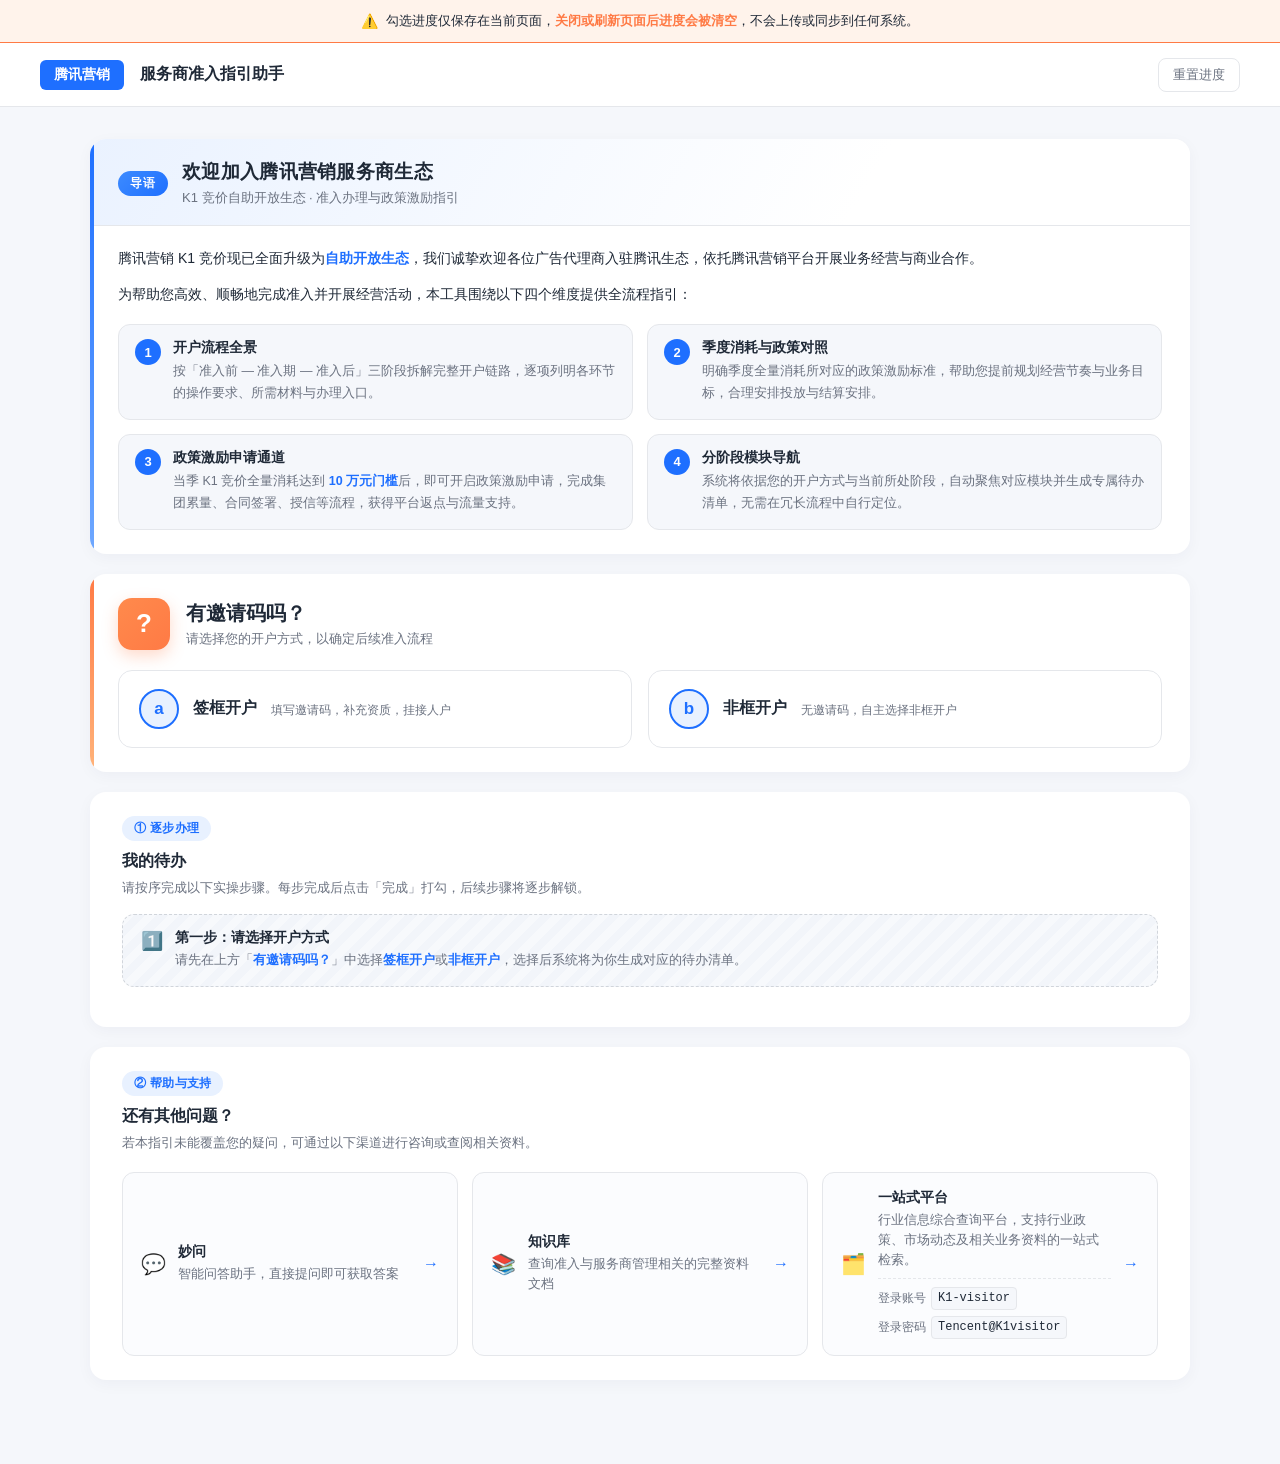
<file: index.html>
<!DOCTYPE html>
<html lang="zh-CN">
<head>
    <meta charset="UTF-8">
    <meta name="viewport" content="width=device-width, initial-scale=1.0">
    <title>腾讯营销服务商准入指引</title>
    <link rel="stylesheet" href="styles.css?v=20260929x">
</head>
<body>
    <!-- 主页面（免登录，直接进入） -->
    <div id="app-view" class="view">
        <div class="topbar-wrap">
            <!-- 顶部提示：免登录模式，进度不保存 -->
            <div class="guest-notice">
                <span class="guest-notice-icon">⚠️</span>
                <span>勾选进度仅保存在当前页面，<b>关闭或刷新页面后进度会被清空</b>，不会上传或同步到任何系统。</span>
            </div>

            <header class="topbar">
                <div class="topbar-left">
                    <div class="topbar-brand">腾讯营销</div>
                    <div class="topbar-title">服务商准入指引助手</div>
                </div>
                <div class="topbar-right">
                    <button id="btn-reset" class="ghost-btn">重置进度</button>
                </div>
            </header>
        </div>

        <main class="container">
            <!-- 导语：背景说明与工具导航 -->
            <section class="intro-card">
                <div class="intro-head">
                    <div class="intro-head-left">
                        <span class="intro-badge">导语</span>
                        <div>
                            <div class="intro-title">欢迎加入腾讯营销服务商生态</div>
                            <div class="intro-lead">K1 竞价自助开放生态 · 准入办理与政策激励指引</div>
                        </div>
                    </div>
                </div>
                <div class="intro-body">
                    <p class="intro-para">
                        腾讯营销 K1 竞价现已全面升级为<b>自助开放生态</b>，我们诚挚欢迎各位广告代理商入驻腾讯生态，依托腾讯营销平台开展业务经营与商业合作。
                    </p>
                    <p class="intro-para">
                        为帮助您高效、顺畅地完成准入并开展经营活动，本工具围绕以下四个维度提供全流程指引：
                    </p>
                    <ul class="intro-points">
                        <li class="intro-point">
                            <span class="intro-point-no">1</span>
                            <div class="intro-point-text">
                                <div class="intro-point-title">开户流程全景</div>
                                <div class="intro-point-desc">按「准入前 — 准入期 — 准入后」三阶段拆解完整开户链路，逐项列明各环节的操作要求、所需材料与办理入口。</div>
                            </div>
                        </li>
                        <li class="intro-point">
                            <span class="intro-point-no">2</span>
                            <div class="intro-point-text">
                                <div class="intro-point-title">季度消耗与政策对照</div>
                                <div class="intro-point-desc">明确季度全量消耗所对应的政策激励标准，帮助您提前规划经营节奏与业务目标，合理安排投放与结算安排。</div>
                            </div>
                        </li>
                        <li class="intro-point">
                            <span class="intro-point-no">3</span>
                            <div class="intro-point-text">
                                <div class="intro-point-title">政策激励申请通道</div>
                                <div class="intro-point-desc">当季 K1 竞价全量消耗达到 <b>10 万元门槛</b>后，即可开启政策激励申请，完成集团累量、合同签署、授信等流程，获得平台返点与流量支持。</div>
                            </div>
                        </li>
                        <li class="intro-point">
                            <span class="intro-point-no">4</span>
                            <div class="intro-point-text">
                                <div class="intro-point-title">分阶段模块导航</div>
                                <div class="intro-point-desc">系统将依据您的开户方式与当前所处阶段，自动聚焦对应模块并生成专属待办清单，无需在冗长流程中自行定位。</div>
                            </div>
                        </li>
                    </ul>
                </div>
            </section>

            <!-- 顶部准入判断：有邀请码吗 -->
            <section id="invite-area" class="invite-area"></section>

            <!-- 顶部判断：最近三个月 100 万 + 当季 K1 竞价全量消耗 10 万（签框代理） -->
            <section id="policy-area" class="invite-area policy-area"></section>

            <!-- 待办清单：逐步 check 完成（拆为两个 part：待办 + 已完成） -->
            <section class="summary-card hidden" id="summary-card">
                <div class="section-head">
                    <span class="section-badge">① 逐步办理</span>
                    <div class="summary-title">我的待办</div>
                    <div class="summary-sub">请按序完成以下实操步骤。每步完成后点击「完成」打勾，后续步骤将逐步解锁。</div>
                </div>

                <!-- 流程引导提示：位于待办描述下方、具体待办列表上方 -->
                <div id="flow-hint-area" class="flow-hint-area hidden"></div>

                <!-- 政策激励确认提示：非待办，展示在待办列表最上方 -->
                <div id="policy-notice-area" class="policy-notice-area hidden"></div>

                <!-- Part 1：待办 -->
                <div class="summary-part">
                    <div class="summary-part-head">
                        <span class="summary-part-title">📌 待办</span>
                        <span class="summary-part-count" id="summary-todo-count">0</span>
                    </div>
                    <ul id="summary-list-todo" class="summary-list"></ul>
                </div>

                <!-- Part 2：已完成（默认折叠，点击可展开） -->
                <details class="summary-part summary-part-done" id="done-part">
                    <summary class="summary-part-head">
                        <span class="summary-part-title">✅ 已完成</span>
                        <span class="summary-part-count" id="summary-done-count">0</span>
                        <span class="done-part-hint">点击展开 / 收起</span>
                    </summary>
                    <ul id="summary-list-done" class="summary-list"></ul>
                </details>
            </section>

            <!-- 流程全景视图已隐藏（改为分批引导式待办） -->
            <div class="view-divider hidden">
                <span class="view-divider-line"></span>
                <span class="view-divider-text">上面是「逐项办理」清单，下面是同一套流程的「整体全景」视图</span>
                <span class="view-divider-line"></span>
            </div>

            <section class="lanes-card hidden">
                <div class="lanes-head">
                    <span class="section-badge">② 流程全景</span>
                    <div class="lanes-title">准入流程全景</div>
                    <div class="lanes-sub">和上面待办是<b>同一套流程</b>，这里从整体视角看每个步骤的全貌；点击节点可展开原文说明与链接。</div>
                    <div class="lanes-legend" id="lanes-legend"></div>
                </div>
                <div id="lanes-area" class="lanes"></div>
            </section>

            <!-- 底部帮助入口：有问题可上妙问提问或到自建知识库查询 -->
            <section class="help-card">
                <div class="section-head">
                    <span class="section-badge">② 帮助与支持</span>
                    <div class="help-title">还有其他问题？</div>
                    <div class="help-sub">若本指引未能覆盖您的疑问，可通过以下渠道进行咨询或查阅相关资料。</div>
                </div>
                <div class="help-links">
                    <a class="help-link" href="https://miaowen.qq.com/" target="_blank" rel="noopener">
                        <span class="help-link-icon">💬</span>
                        <div class="help-link-text">
                            <div class="help-link-title">妙问</div>
                            <div class="help-link-desc">智能问答助手，直接提问即可获取答案</div>
                        </div>
                        <span class="help-link-arrow">→</span>
                    </a>
                    <a class="help-link" href="https://csig.lexiangla.com/spaces/5365255fd79044be9d61c3ba6b898c69?company_from=csig&amp;use_default_login=1" target="_blank" rel="noopener">
                        <span class="help-link-icon">📚</span>
                        <div class="help-link-text">
                            <div class="help-link-title">知识库</div>
                            <div class="help-link-desc">查询准入与服务商管理相关的完整资料文档</div>
                        </div>
                        <span class="help-link-arrow">→</span>
                    </a>
                    <a class="help-link" href="https://relay.zhixiao.qq.com/butler/" target="_blank" rel="noopener">
                        <span class="help-link-icon">🗂️</span>
                        <div class="help-link-text">
                            <div class="help-link-title">一站式平台</div>
                            <div class="help-link-desc">行业信息综合查询平台，支持行业政策、市场动态及相关业务资料的一站式检索。</div>
                            <div class="help-link-cred">
                                <span class="cred-item">登录账号 <code>K1-visitor</code></span>
                                <span class="cred-item">登录密码 <code>Tencent@K1visitor</code></span>
                            </div>
                        </div>
                        <span class="help-link-arrow">→</span>
                    </a>
                </div>
            </section>
        </main>

        <!-- 详情弹窗 -->
        <div id="detail-modal" class="modal hidden">
            <div class="modal-mask"></div>
            <div class="modal-body">
                <div class="modal-header">
                    <div>
                        <div id="detail-title" class="detail-title"></div>
                        <div id="detail-tags" class="detail-tags"></div>
                    </div>
                    <div class="modal-close" id="detail-close">×</div>
                </div>
                <div id="detail-content" class="detail-content"></div>
                <div class="modal-footer">
                    <button id="btn-skip-step" class="ghost-btn hidden">标记为无需操作</button>
                    <button id="btn-complete-step" class="primary-btn">已完成</button>
                </div>
            </div>
        </div>

        <!-- 判断选择弹窗 -->
        <div id="decision-modal" class="modal hidden">
            <div class="modal-mask"></div>
            <div class="modal-body modal-body-narrow">
                <div class="modal-header">
                    <div>
                        <div id="decision-title" class="detail-title"></div>
                        <div class="detail-tags">
                            <span class="tag-decision">判断 / 选择</span>
                        </div>
                    </div>
                    <div class="modal-close" id="decision-close">×</div>
                </div>
                <div id="decision-prompt" class="detail-content"></div>
                <div id="decision-choices" class="decision-choices"></div>
            </div>
        </div>
    </div>

    <script src="data.js?v=20261008f"></script>
    <script src="app.js?v=20261008f"></script>
</body>
</html>
</file>
<file: styles.css>
:root {
    --primary: #1E6FFF;
    --primary-deep: #0B58D6;
    --primary-light: #E8F1FF;
    --bg: #FFFFFF;
    --bg-soft: #F5F7FB;
    --text: #1F2937;
    --text-2: #6B7280;
    --line: #E5E7EB;
    --orange: #FF7A45;
    --orange-bg: #FFF3EB;
    --gray-tag: #D1D5DB;
    --gray-tag-bg: #F3F4F6;
    --purple: #8B5CF6;
    --purple-bg: #F1EBFF;
    --green: #10B981;
    --green-bg: #E6F8F1;
}

* { box-sizing: border-box; }
html, body {
    margin: 0; padding: 0;
    font-family: -apple-system, BlinkMacSystemFont, "PingFang SC", "Microsoft YaHei", "Segoe UI", sans-serif;
    background: var(--bg-soft);
    color: var(--text);
    -webkit-font-smoothing: antialiased;
}

.view { min-height: 100vh; }
.hidden { display: none !important; }

/* ========== 登录 ========== */
.auth-view {
    display: flex; align-items: center; justify-content: center;
    background: linear-gradient(135deg, #E8F1FF 0%, #FFFFFF 100%);
}
.auth-card {
    width: 420px; background: #fff; border-radius: 16px;
    padding: 36px 40px; box-shadow: 0 12px 40px rgba(15, 80, 200, 0.08);
}
.brand { text-align: center; margin-bottom: 28px; }
.brand-logo { font-size: 22px; font-weight: 700; color: var(--primary); letter-spacing: 1px; }
.brand-sub { font-size: 14px; color: var(--text-2); margin-top: 6px; }

.auth-tabs { display: flex; border-bottom: 1px solid var(--line); margin-bottom: 16px; }
.auth-tip {
    font-size: 12px; line-height: 1.7; color: var(--text-2);
    background: var(--bg-soft); border: 1px dashed var(--line);
    border-radius: 8px; padding: 10px 14px; margin-bottom: 16px;
}
.auth-tip b { color: var(--primary); }

.auth-guest { margin-top: 8px; border-top: 1px solid var(--line); padding-top: 18px; }
.guest-btn {
    width: 100%; padding: 12px 0; background: #fff; color: var(--text-2);
    border: 1px solid var(--line); border-radius: 10px; font-size: 14px;
    font-weight: 600; cursor: pointer; transition: all .2s;
}
.guest-btn:hover { border-color: var(--primary); color: var(--primary); background: var(--primary-light); }
.guest-tip { margin-top: 10px; margin-bottom: 0; background: transparent; border: none; padding: 0; text-align: center; }
.auth-tab {
    flex: 1; text-align: center; padding: 12px 0; cursor: pointer;
    font-size: 15px; color: var(--text-2); position: relative; transition: all .2s;
}
.auth-tab.active { color: var(--primary); font-weight: 600; }
.auth-tab.active::after {
    content: ''; position: absolute; bottom: -1px; left: 50%; transform: translateX(-50%);
    width: 32px; height: 3px; border-radius: 2px; background: var(--primary);
}
.auth-panel label {
    display: block; font-size: 13px; color: var(--text-2); margin: 14px 0 6px;
}
.auth-panel input {
    width: 100%; padding: 12px 14px; border: 1px solid var(--line); border-radius: 8px;
    font-size: 14px; outline: none; transition: border .2s;
}
.auth-panel input:focus { border-color: var(--primary); box-shadow: 0 0 0 3px rgba(30,111,255,0.12); }

.primary-btn {
    width: 100%; padding: 13px 0; margin-top: 24px;
    background: var(--primary); color: #fff; border: none; border-radius: 10px;
    font-size: 15px; font-weight: 600; cursor: pointer; transition: all .2s;
}
.primary-btn:hover { background: var(--primary-deep); }
.ghost-btn {
    background: transparent; border: 1px solid var(--line); border-radius: 8px;
    padding: 7px 14px; font-size: 13px; color: var(--text-2); cursor: pointer; transition: all .2s;
}
.ghost-btn:hover { border-color: var(--primary); color: var(--primary); }

.msg { margin-top: 12px; font-size: 13px; min-height: 18px; }
.msg.error { color: #EF4444; }
.msg.success { color: var(--green); }

/* ========== 主页面 ========== */
/* 顶部（免登录提示 + 标题栏）整体吸顶 */
.topbar-wrap { position: sticky; top: 0; z-index: 10; }

/* 免登录提示条 */
.guest-notice {
    display: flex; align-items: center; justify-content: center; gap: 8px;
    background: var(--orange-bg); border-bottom: 1px solid var(--orange);
    padding: 10px 24px; font-size: 13px; line-height: 1.6; color: var(--text);
}
.guest-notice-icon { flex: none; font-size: 14px; }
.guest-notice b { color: var(--orange); }

.topbar {
    height: 64px; background: #fff; border-bottom: 1px solid var(--line);
    display: flex; align-items: center; justify-content: space-between;
    padding: 0 40px;
}
.topbar-left { display: flex; align-items: center; gap: 16px; }
.topbar-brand {
    background: var(--primary); color: #fff; font-size: 14px; font-weight: 700;
    padding: 6px 14px; border-radius: 6px;
}
.topbar-title { font-size: 16px; color: var(--text); font-weight: 600; }
.topbar-right { display: flex; align-items: center; gap: 12px; }
.user-name { font-size: 13px; color: var(--text-2); }
.user-name::before { content: '👤 '; }

.container { max-width: 1180px; margin: 0 auto; padding: 32px 40px 64px; }

/* ===== 导语卡片 ===== */
.intro-card {
    background: #fff; border-radius: 16px; margin-bottom: 20px;
    box-shadow: 0 4px 16px rgba(15,30,80,0.04);
    overflow: hidden; position: relative;
}
.intro-card::before {
    content: ""; position: absolute; left: 0; top: 0; bottom: 0; width: 4px;
    background: linear-gradient(180deg, var(--primary), #6FA8FF);
}
.intro-head {
    padding: 20px 28px 18px;
    background: linear-gradient(120deg, #EAF2FF 0%, #FFFFFF 70%);
    border-bottom: 1px solid var(--line);
}
.intro-head-left { display: flex; align-items: center; gap: 14px; }
.intro-badge {
    flex: none; font-size: 12px; font-weight: 700; color: #fff;
    background: linear-gradient(135deg, #3D8BFF, var(--primary));
    padding: 4px 12px; border-radius: 20px; letter-spacing: 1px;
}
.intro-title { font-size: 19px; font-weight: 700; color: var(--text); letter-spacing: .3px; }
.intro-lead { font-size: 13px; color: var(--text-2); margin-top: 4px; }

.intro-body { padding: 20px 28px 24px; }
.intro-para {
    margin: 0 0 10px; font-size: 14px; line-height: 1.85; color: var(--text);
}
.intro-para b { color: var(--primary); }

.intro-points {
    list-style: none; margin: 16px 0 0; padding: 0;
    display: grid; grid-template-columns: repeat(2, 1fr); gap: 14px;
}
.intro-point {
    display: flex; gap: 12px; padding: 14px 16px;
    background: var(--bg-soft); border: 1px solid var(--line);
    border-radius: 12px;
}
.intro-point-no {
    flex: none; width: 26px; height: 26px; border-radius: 50%;
    background: var(--primary); color: #fff;
    display: flex; align-items: center; justify-content: center;
    font-size: 13px; font-weight: 700;
}
.intro-point-title { font-size: 14px; font-weight: 700; color: var(--text); margin-bottom: 4px; }
.intro-point-desc { font-size: 12.5px; line-height: 1.75; color: var(--text-2); }
.intro-point-desc b { color: var(--primary); }

@media (max-width: 820px) {
    .intro-points { grid-template-columns: 1fr; }
}

/* 顶部准入判断：有邀请码吗 */
.invite-area {
    background: #fff; border-radius: 16px; padding: 24px 28px;
    box-shadow: 0 4px 16px rgba(15,30,80,0.04); margin-bottom: 20px;
    position: relative; overflow: hidden;
}
.invite-area::before {
    content: ""; position: absolute; left: 0; top: 0; bottom: 0; width: 4px;
    background: linear-gradient(180deg, var(--orange), #FFB37A);
}
.policy-area::before {
    background: linear-gradient(180deg, var(--primary), #6FA8FF);
}
.invite-question { display: flex; align-items: center; gap: 16px; margin-bottom: 20px; }
.invite-q-icon {
    width: 52px; height: 52px; flex-shrink: 0; border-radius: 14px;
    background: linear-gradient(135deg, #FF8A4C, var(--orange)); color: #fff;
    font-size: 26px; font-weight: 700;
    display: flex; align-items: center; justify-content: center;
    box-shadow: 0 6px 16px rgba(255,122,69,.28);
}
.policy-area .invite-q-icon {
    background: linear-gradient(135deg, #3D8BFF, var(--primary));
    box-shadow: 0 6px 16px rgba(30,111,255,.28);
}
.invite-q-title { font-size: 20px; font-weight: 700; color: var(--text); }
.invite-q-sub { font-size: 13px; color: var(--text-2); margin-top: 3px; }
/* 同一区域内多道判断题之间的分隔（加大题与题之间的空隙） */
.policy-q + .policy-q { margin-top: 60px; padding-top: 44px; border-top: 1px dashed var(--line); }
.invite-options { display: flex; gap: 16px; }
.invite-opt {
    flex: 1; display: flex; align-items: center; gap: 14px;
    padding: 18px 20px; border-radius: 14px; border: 1.5px solid var(--line);
    background: #fff; cursor: pointer; text-align: left; transition: all .2s;
    position: relative; overflow: hidden;
}
.invite-opt:hover {
    border-color: var(--primary); background: var(--primary-light);
    transform: translateY(-2px); box-shadow: 0 8px 20px rgba(30,111,255,.10);
}
.invite-opt.chosen {
    border-color: var(--primary);
    background: linear-gradient(135deg, var(--primary-light), #FFFFFF);
    box-shadow: 0 6px 18px rgba(30,111,255,.14);
}
.invite-opt-letter {
    width: 40px; height: 40px; flex-shrink: 0; border-radius: 50%;
    background: var(--primary-light); color: var(--primary); border: 2px solid var(--primary);
    display: flex; align-items: center; justify-content: center;
    font-size: 17px; font-weight: 700;
    transition: all .2s;
}
.invite-opt.chosen .invite-opt-letter { background: var(--primary); color: #fff; }
.invite-opt-name { font-size: 15.5px; font-weight: 700; color: var(--text); }
.invite-opt-desc { font-size: 12px; color: var(--text-2); margin-top: 3px; }

/* 选中态右上角勾选标记 */
.invite-opt-check {
    position: absolute; top: 10px; right: 10px;
    width: 22px; height: 22px; border-radius: 50%;
    background: var(--primary); color: #fff; font-size: 12px; font-weight: 700;
    display: flex; align-items: center; justify-content: center;
    opacity: 0; transform: scale(.5); transition: all .2s;
}
.invite-opt.chosen .invite-opt-check { opacity: 1; transform: scale(1); }

/* 政策判断区（精简版：字母 + 名称，不要 desc 干扰） */
.policy-area .invite-opt {
    flex-direction: row;
    align-items: center;
    padding: 20px 22px;
    gap: 16px;
}
.policy-area .invite-opt-letter {
    width: 44px; height: 44px;
    font-size: 20px; font-weight: 700;
}
.policy-area .invite-opt-letter.yes {
    background: var(--green-bg); color: var(--green); border-color: var(--green);
}
.policy-area .invite-opt-letter.no {
    background: var(--gray-tag-bg); color: var(--text-2); border-color: var(--gray-tag);
}
.policy-area .invite-opt:hover { border-color: var(--green); background: var(--green-bg); box-shadow: 0 8px 20px rgba(16,185,129,.12); }
.policy-area .invite-opt:hover .invite-opt-letter.yes { background: var(--green); color: #fff; }
.policy-area .invite-opt.chosen .invite-opt-letter.yes {
    background: var(--green); color: #fff; border-color: var(--green);
}
.policy-area .invite-opt.chosen .invite-opt-letter.no {
    background: var(--gray-tag); color: #fff; border-color: var(--gray-tag);
}
.policy-area .invite-opt.chosen {
    border-color: var(--green);
    background: linear-gradient(135deg, var(--green-bg), #FFFFFF);
    box-shadow: 0 6px 18px rgba(16,185,129,.14);
}
.policy-area .invite-opt.chosen .invite-opt-check { background: var(--green); }
.policy-area .invite-opt-name {
    font-size: 15px;
    line-height: 1.45;
    flex: 1;
    font-weight: 700;
}
@media (max-width: 768px) {
    .invite-options { flex-direction: column; }
}

/* 需要用户回到上方回答政策判断时的高亮提示 */
.policy-area.attention {
    animation: attention-pulse 1.5s ease-in-out 3;
}
@keyframes attention-pulse {
    0%, 100% { box-shadow: 0 4px 16px rgba(15,30,80,0.04); }
    50% { box-shadow: 0 0 0 4px rgba(30,111,255,.18), 0 10px 28px rgba(30,111,255,.22); }
}
@media (prefers-reduced-motion: reduce) {
    .policy-area.attention { animation: none; box-shadow: 0 0 0 3px rgba(30,111,255,.25); }
}

/* ===== 准入流程全景（三阶段泳道） ===== */
.lanes-card {
    background: #fff; border-radius: 16px; padding: 24px 28px 28px;
    box-shadow: 0 4px 16px rgba(15,30,80,0.04); margin-bottom: 24px;
}
.lanes-head { margin-bottom: 20px; }
.lanes-title { font-size: 18px; font-weight: 700; color: var(--text); }
.lanes-sub { font-size: 13px; color: var(--text-2); margin-top: 6px; }
.lanes-legend {
    display: flex; flex-wrap: wrap; gap: 18px; font-size: 12.5px; color: var(--text-2); margin-top: 14px;
}
.lanes-legend span { display: inline-flex; align-items: center; gap: 7px; }
.sw { width: 14px; height: 14px; border-radius: 4px; display: inline-block; flex: none; }
.sw-req { background: var(--primary-light); border: 1.5px solid var(--primary); }
.sw-opt { background: #fff; border: 1.5px dashed var(--gray-tag); }
.sw-dec { background: var(--orange-bg); border: 1.5px solid var(--orange); border-radius: 4px; }

.lanes { display: flex; align-items: stretch; gap: 16px; overflow-x: auto; padding-bottom: 8px; }
.stage {
    width: 330px; flex: none; background: #fff;
    border: 1px solid var(--line); border-radius: 16px; overflow: hidden;
    box-shadow: 0 4px 16px rgba(15,30,80,0.04);
    display: flex; flex-direction: column;
}
.stage-head {
    display: flex; align-items: center; gap: 12px; padding: 14px 18px;
    background: var(--primary-light); border-bottom: 1px solid var(--line);
}
.stage-no {
    width: 34px; height: 34px; flex: none; border-radius: 10px;
    background: var(--primary); color: #fff;
    display: flex; align-items: center; justify-content: center; font-size: 15px; font-weight: 700;
}
.stage-title { font-size: 16px; font-weight: 700; color: var(--text); letter-spacing: 1px; }
.stage-sub { font-size: 12px; color: var(--text-2); margin-top: 1px; }

.flow { position: relative; padding: 20px 18px 20px 46px; flex: 1; }
.flow::before {
    content: ""; position: absolute; left: 22px; top: 14px; bottom: 14px;
    width: 2px; background: var(--line); border-radius: 2px;
}

.step { position: relative; margin-bottom: 14px; }
.step:last-child { margin-bottom: 0; }
.dot {
    position: absolute; left: -30px; top: 16px; width: 22px; height: 22px; border-radius: 50%;
    background: var(--primary); color: #fff; font-size: 11px; font-weight: 700;
    display: flex; align-items: center; justify-content: center;
    box-shadow: 0 0 0 3px #fff, 0 2px 6px rgba(30,111,255,.25);
    z-index: 1;
}
.dot.dec {
    background: var(--orange); border-radius: 50%; width: 22px; height: 22px;
    left: -30px; top: 16px;
    box-shadow: 0 0 0 3px #fff, 0 2px 6px rgba(255,122,69,.25);
}
.dot.dec::after {
    content: "?"; width: auto; height: auto; background: none; font-size: 12px; font-weight: 700; color: #fff;
}
.dot.opt { background: var(--gray-tag); box-shadow: 0 0 0 3px #fff, 0 2px 6px rgba(100,116,139,.2); }
.dot.letter { background: var(--primary-light); color: var(--primary); border: 1.5px solid var(--primary); }
.dot.done { background: var(--green); }

details.card {
    border-radius: 12px; background: #fff; border: 1px solid var(--line); overflow: hidden;
    transition: box-shadow .18s, transform .18s, border-color .18s;
}
details.card:hover { box-shadow: 0 6px 16px rgba(15,30,80,.08); transform: translateY(-1px); border-color: var(--primary); }
details.card > summary {
    list-style: none; cursor: pointer; display: flex; align-items: center; gap: 10px;
    padding: 12px 14px; position: relative;
}
details.card > summary::-webkit-details-marker { display: none; }
details.card > summary::after {
    content: ""; width: 7px; height: 7px; border-right: 1.5px solid var(--text-2);
    border-bottom: 1.5px solid var(--text-2); transform: rotate(-45deg);
    transition: transform .2s; margin-left: auto; flex: none; opacity: .6;
}
details.card[open] > summary::after { transform: rotate(45deg); }

.card.req { border-left: 3px solid var(--primary); }
.card.req summary { color: var(--text); }
.card.opt { border-left: 3px solid var(--gray-tag); border-style: solid; border-top-style: dashed; border-right-style: dashed; border-bottom-style: dashed; border-left-style: solid; }
.card.opt summary { color: var(--text-2); }
.card.dec { background: var(--orange-bg); border: 1px solid var(--orange); border-left: 3px solid var(--orange); }
.card.dec summary { color: var(--text); }
.card.done { border-color: var(--green); background: #F0FAF5; }

.name { font-size: 14px; font-weight: 600; line-height: 1.45; flex: 1; color: var(--text); }
.tag { flex: none; font-size: 11px; font-weight: 600; padding: 2px 9px; border-radius: 20px; white-space: nowrap; letter-spacing: .3px; }
.card.req .tag { background: var(--primary); color: #fff; }
.card.opt .tag { background: var(--gray-tag-bg); color: var(--text-2); }
.card.dec .tag { background: var(--orange); color: #fff; }
.tag-done { background: var(--green); color: #fff; }
.tag-skipped { background: #F3F4F6; color: #9CA3AF; }

.detail {
    background: var(--bg-soft); border-top: 1px solid var(--line);
    padding: 11px 14px; font-size: 12.5px; color: var(--text);
}
.detail p { margin: 0 0 5px; }
.detail p:last-child { margin-bottom: 0; }
.detail ul, .detail ol { margin: 4px 0 8px 18px; padding-left: 0; }
.detail li { margin-bottom: 2px; }
.detail a { color: var(--primary); word-break: break-all; text-decoration: none; border-bottom: 1px dotted var(--primary); }
.detail a:hover { border-bottom-style: solid; }
.detail .muted { color: var(--text-2); }
.lane-badges { display: flex; gap: 6px; margin-top: 8px; }

/* 判断节点展开后的选项（是/否、有/无） */
.decision-options { display: flex; flex-direction: column; gap: 6px; margin-bottom: 8px; }
.decision-opt {
    display: flex; align-items: center; gap: 8px;
    padding: 6px 10px; border-radius: 8px;
    background: #fff; border: 1px solid var(--line);
}
.dopt-label {
    flex: none; font-size: 12px; font-weight: 700; color: var(--orange);
    padding: 1px 8px; border-radius: 20px; background: var(--orange-bg);
}
.dopt-target { font-size: 12.5px; color: var(--text); }

.branch {
    margin: 0 0 14px 14px; padding: 6px 0 2px 14px;
    border-left: 2px solid var(--line); position: relative;
}
.branch::before {
    content: ""; position: absolute; left: -2px; top: 0; width: 12px; height: 2px; background: var(--line);
}
.branch .step { margin-bottom: 12px; }
.branch .step:last-child { margin-bottom: 0; }
.branch .dot { left: -24px; }
.edge { display: block; font-size: 12px; font-weight: 700; color: var(--orange); margin: 0 0 5px 2px; letter-spacing: .5px; }

.step.chosen details.card { border-color: var(--primary); box-shadow: inset 0 0 0 1px var(--primary); background: var(--primary-light); }
.step.skipped { opacity: 0.55; }

/* 与当前开户方式无关的步骤：整体灰掉 */
.step.dimmed { opacity: 0.45; }
.step.dimmed details.card {
    background: var(--gray-tag-bg);
    border-color: var(--line);
}
.step.dimmed details.card:hover { transform: none; box-shadow: none; border-color: var(--line); }
.step.dimmed .name { color: var(--text-2); }
.step.dimmed .dot { background: var(--gray-tag); box-shadow: 0 0 0 3px #fff; }
.step.dimmed .dot.dec { background: var(--gray-tag); }
.step.dimmed .tag { background: var(--gray-tag); color: #fff; }

.lane-arrow {
    flex: none; width: 40px; display: flex; align-items: center; justify-content: center; color: var(--primary);
}
.lane-arrow svg { animation: lane-slide 1.7s ease-in-out infinite; }
@keyframes lane-slide {
    0%, 100% { transform: translateX(0); opacity: .55; }
    50% { transform: translateX(7px); opacity: 1; }
}
@media (prefers-reduced-motion: reduce) { .lane-arrow svg { animation: none; } }

@media (max-width: 820px) {
    .stage { width: 300px; }
}

/* 标签样式 */
.tag {
    display: inline-flex; align-items: center; padding: 2px 10px; border-radius: 4px;
    font-size: 12px; font-weight: 500; line-height: 20px;
}
.tag-required {
    background: var(--primary); color: #fff;
}
.tag-must {
    background: var(--orange-bg); color: var(--orange); border: 1px solid var(--orange);
}
.tag-optional {
    background: var(--gray-tag-bg); color: var(--text-2);
}
.tag-recommend {
    background: var(--green-bg); color: var(--green); border: 1px solid var(--green);
}
.card.opt .tag.tag-recommend {
    background: var(--green-bg); color: var(--green); border-color: var(--green);
}
.tag-condition {
    background: rgba(139,92,246,0.1); color: var(--purple);
}
.tag-credit {
    background: rgba(139,92,246,0.1); color: var(--purple);
}
.tag-skip {
    background: #F3F4F6; color: #9CA3AF; text-decoration: line-through;
}
.tag-frame {
    background: rgba(30,111,255,0.08); color: var(--primary);
}
.tag-decision {
    background: var(--orange-bg); color: var(--orange);
    padding: 3px 10px; border-radius: 20px; font-size: 12px; font-weight: 600;
    letter-spacing: .3px;
}

/* 摘要 */
.summary-card {
    background: #fff; border-radius: 16px; padding: 24px 32px;
    box-shadow: 0 4px 16px rgba(15,30,80,0.04); margin-bottom: 20px;
}
.section-head { margin-bottom: 16px; }
.section-badge {
    display: inline-flex; align-items: center; gap: 6px;
    font-size: 12px; font-weight: 700; color: var(--primary);
    background: var(--primary-light); padding: 4px 12px; border-radius: 20px;
    margin-bottom: 10px; letter-spacing: .3px;
}
.summary-title { font-size: 16px; font-weight: 700; color: var(--text); }
.summary-sub { font-size: 13px; color: var(--text-2); margin-top: 6px; line-height: 1.6; }
.summary-sub b { color: var(--primary); }

/* 待办/已完成两个 part 的分区头 */
.summary-part { margin-bottom: 14px; }
.summary-part:last-child { margin-bottom: 0; }
.summary-part-head {
    display: flex; align-items: center; gap: 10px;
    padding: 10px 0; margin-bottom: 6px;
    border-bottom: 1px dashed var(--line);
}
.summary-part-title { font-size: 14px; font-weight: 700; color: var(--text); }
.summary-part-count {
    flex: none; min-width: 24px; height: 22px; padding: 0 9px;
    background: var(--primary-light); color: var(--primary);
    border-radius: 12px; font-size: 12px; font-weight: 700;
    display: inline-flex; align-items: center; justify-content: center;
}
.summary-part:last-child .summary-part-count {
    background: var(--green-bg); color: var(--green);
}
/* 已完成板块：默认折叠，点击展开 */
.summary-part-done > summary { list-style: none; cursor: pointer; }
.summary-part-done > summary::-webkit-details-marker { display: none; }
.summary-part-done > summary::after {
    content: ""; width: 7px; height: 7px; border-right: 1.5px solid var(--text-2);
    border-bottom: 1.5px solid var(--text-2); transform: rotate(-45deg);
    transition: transform .2s; flex: none; opacity: .6;
}
.summary-part-done[open] > summary::after { transform: rotate(45deg); }
.done-part-hint { margin-left: auto; font-size: 12px; color: var(--text-2); }
.summary-list { margin: 0; padding: 0; list-style: none; }
.summary-item {
    border-bottom: 1px solid var(--line); font-size: 14px;
}
.summary-item:last-child { border-bottom: none; }
.summary-num {
    width: 26px; height: 26px; flex-shrink: 0; border-radius: 50%;
    background: var(--primary); color: #fff;
    display: flex; align-items: center; justify-content: center;
    font-size: 13px; font-weight: 700;
}
.summary-item.done .summary-num { background: var(--green); }
.summary-item.skipped .summary-num { background: var(--gray-tag); color: #fff; }
.summary-item.optional .summary-num { background: var(--gray-tag); color: #fff; }
.summary-name { flex: 1; color: var(--text); font-weight: 600; }
.summary-name.done { color: var(--text-2); text-decoration: line-through; font-weight: 400; }
.summary-name.skipped { color: var(--text-2); text-decoration: line-through; font-weight: 400; }
.summary-name.optional { color: var(--text-2); }
.summary-item.optional .summary-name { font-weight: 400; }
.summary-status { font-size: 12px; color: var(--text-2); flex: none; }

/* 待办项可展开（details） */
.summary-details > summary {
    list-style: none; cursor: pointer; display: flex; align-items: center; gap: 12px;
    padding: 14px 0; position: relative;
}
.summary-details > summary::-webkit-details-marker { display: none; }
.summary-details > summary::after {
    content: ""; width: 7px; height: 7px; border-right: 1.5px solid var(--text-2);
    border-bottom: 1.5px solid var(--text-2); transform: rotate(-45deg);
    transition: transform .2s; flex: none; opacity: .6; margin-right: 2px;
}
.summary-details[open] > summary::after { transform: rotate(45deg); }
.summary-detail-body {
    background: var(--bg-soft); border-radius: 10px;
    padding: 14px 16px; margin: 0 0 14px 38px;
    font-size: 13px; color: var(--text);
}
.summary-detail-body p { margin: 0 0 6px; }
.summary-detail-body p:last-child { margin-bottom: 0; }
.summary-detail-body ul, .summary-detail-body ol { margin: 4px 0 8px 18px; padding-left: 0; }
.summary-detail-body li { margin-bottom: 2px; }
.summary-detail-body a { color: var(--primary); word-break: break-all; text-decoration: none; border-bottom: 1px dotted var(--primary); }
.summary-detail-body a:hover { border-bottom-style: solid; }
.summary-detail-body .muted { color: var(--text-2); }

/* 当前步骤高亮 */
.summary-item.current { background: #FFFBEB; border-radius: 10px; padding: 0 12px; }
.summary-current-badge {
    flex: none; font-size: 11px; font-weight: 700; color: var(--orange);
    background: var(--orange-bg); padding: 2px 10px; border-radius: 20px; white-space: nowrap;
}

/* 待办操作按钮 */
.summary-actions { display: flex; gap: 10px; margin-top: 12px; }
.summary-complete-btn {
    background: var(--primary); color: #fff; border: none; border-radius: 8px;
    padding: 8px 20px; font-size: 13px; font-weight: 600; cursor: pointer; transition: all .2s;
}
.summary-complete-btn:hover { background: var(--primary-deep); }
.summary-skip-btn {
    background: #fff; color: var(--text-2); border: 1px solid var(--line); border-radius: 8px;
    padding: 8px 18px; font-size: 13px; cursor: pointer; transition: all .2s;
}
.summary-skip-btn:hover { border-color: var(--gray-tag); background: var(--gray-tag-bg); }
.summary-reset-btn {
    background: #fff; color: var(--text-2); border: 1px solid var(--line); border-radius: 8px;
    padding: 8px 18px; font-size: 13px; cursor: pointer; transition: all .2s;
}
.summary-reset-btn:hover { border-color: var(--orange); color: var(--orange); background: var(--orange-bg); }

.summary-empty { color: var(--text-2); font-size: 14px; padding: 12px 0; }

/* 下一批未解锁时的引导提示（位于「我的待办」描述下方、待办列表上方） */
.flow-hint-area { margin: 0 0 16px; }
.flow-hint-area .summary-lock { margin-top: 0; }
.summary-lock {
    display: flex; align-items: flex-start; gap: 12px;
    margin-top: 14px; padding: 14px 18px;
    background: repeating-linear-gradient(135deg, #F7F9FC, #F7F9FC 8px, #F2F5FA 8px, #F2F5FA 16px);
    border: 1px dashed var(--gray-tag); border-radius: 12px;
}
.summary-lock-icon { flex: none; font-size: 18px; line-height: 1.4; }
.summary-lock-title { font-size: 13.5px; font-weight: 700; color: var(--text); }
.summary-lock-desc { font-size: 12.5px; line-height: 1.7; color: var(--text-2); margin-top: 3px; }
.summary-lock-desc b { color: var(--primary); }

/* 政策激励确认提示（位于待办板块最上方，非待办事项） */
.policy-notice-area { margin: 0 0 16px; }
.policy-notice {
    border: 1px dashed var(--primary); border-radius: 12px;
    background: var(--primary-light); padding: 14px 18px;
}
.policy-notice.confirmed { border-style: solid; background: #FBFCFE; }
.policy-notice-head { display: flex; align-items: center; gap: 10px; }
.policy-notice-icon { font-size: 16px; }
.policy-notice-title { font-size: 14px; font-weight: 700; color: var(--text); }
.policy-notice-tag {
    margin-left: auto; flex: none; font-size: 11.5px; font-weight: 600;
    color: var(--primary); background: #fff; border: 1px solid var(--primary);
    border-radius: 20px; padding: 2px 10px;
}
.policy-notice-body { margin-top: 8px; font-size: 13px; line-height: 1.8; color: var(--text-2); }
.policy-notice-body p { margin: 0 0 6px; }
.policy-notice-cond-title { font-weight: 700; color: var(--text); }
.policy-notice-cond ol { margin: 4px 0 8px; padding-left: 20px; }
.policy-notice-emph {
    margin: 8px 0 0; padding: 9px 12px; border-radius: 8px;
    border-left: 3px solid var(--primary); background: rgba(30,111,255,.07);
    color: var(--primary); font-weight: 600;
}
.policy-notice-actions { margin-top: 12px; }
.policy-notice-btn {
    padding: 11px 24px; font-size: 14px; font-weight: 600;
    box-shadow: 0 6px 16px rgba(30,111,255,.18); transition: all .2s ease;
}
.policy-notice-btn:hover {
    transform: translateY(-1px); box-shadow: 0 10px 22px rgba(30,111,255,.26);
}

/* 底部帮助入口 */
.help-card {
    background: #fff; border-radius: 16px; padding: 24px 32px;
    box-shadow: 0 4px 16px rgba(15,30,80,0.04); margin-bottom: 20px;
}
.help-title { font-size: 16px; font-weight: 700; color: var(--text); }
.help-sub { font-size: 13px; color: var(--text-2); margin-top: 6px; line-height: 1.6; }
.help-links {
    display: grid; grid-template-columns: repeat(auto-fit, minmax(280px, 1fr));
    gap: 14px; margin-top: 18px;
}
.help-link {
    display: flex; align-items: center; gap: 12px;
    padding: 16px 18px; border: 1px solid var(--line); border-radius: 12px;
    background: #FBFCFE; text-decoration: none; color: inherit;
    transition: all .2s ease;
}
.help-link:hover {
    border-color: var(--primary); background: var(--primary-light);
    transform: translateY(-2px); box-shadow: 0 8px 20px rgba(15,80,200,.08);
}
.help-link-icon { flex: none; font-size: 20px; }
.help-link-text { min-width: 0; }
.help-link-title { font-size: 14px; font-weight: 700; color: var(--text); }
.help-link-desc { font-size: 12.5px; color: var(--text-2); margin-top: 3px; line-height: 1.6; }
.help-link-arrow { margin-left: auto; flex: none; color: var(--primary); font-weight: 700; }
.help-link-cred {
    display: flex; flex-wrap: wrap; gap: 6px 16px;
    margin-top: 8px; padding-top: 8px; border-top: 1px dashed var(--line);
}
.cred-item {
    display: inline-flex; align-items: center; gap: 5px;
    font-size: 12px; color: var(--text-2); line-height: 1.6;
}
.cred-item code {
    font-family: ui-monospace, SFMono-Regular, Menlo, Consolas, monospace;
    font-size: 12px; color: var(--text);
    background: var(--bg-soft); border: 1px solid var(--line);
    border-radius: 4px; padding: 1px 6px;
    user-select: all; -webkit-user-select: all;
}

/* 待办 vs 全景的分界说明 */
.view-divider {
    display: flex; align-items: center; gap: 16px;
    margin: 8px 0 20px; padding: 0 4px;
}
.view-divider-line { flex: 1; height: 1px; background: var(--line); }
.view-divider-text {
    flex: none; font-size: 12.5px; color: var(--text-2);
    background: var(--bg-soft); padding: 6px 16px; border-radius: 20px;
    border: 1px dashed var(--line); letter-spacing: .3px;
}

/* 详情弹窗 */
.modal { position: fixed; inset: 0; z-index: 100; display: flex; align-items: center; justify-content: center; }
.modal-mask { position: absolute; inset: 0; background: rgba(15,30,80,0.4); backdrop-filter: blur(2px); }
.modal-body {
    position: relative; background: #fff; border-radius: 16px; width: 640px; max-width: 92vw;
    max-height: 86vh; display: flex; flex-direction: column; overflow: hidden;
    animation: pop .2s ease-out;
}
@keyframes pop { from { transform: scale(0.96); opacity: 0; } to { transform: scale(1); opacity: 1; } }
.modal-header {
    display: flex; align-items: flex-start; justify-content: space-between;
    padding: 22px 28px 16px; border-bottom: 1px solid var(--line);
}
.detail-title { font-size: 18px; font-weight: 700; color: var(--text); }
.detail-tags { display: flex; gap: 8px; flex-wrap: wrap; margin-top: 10px; }
.modal-close {
    font-size: 24px; color: var(--text-2); cursor: pointer; line-height: 1;
    width: 32px; height: 32px; display: flex; align-items: center; justify-content: center;
    border-radius: 8px; transition: all .2s;
}
.modal-close:hover { background: var(--bg-soft); color: var(--text); }
.detail-content { padding: 20px 28px; overflow-y: auto; }
.detail-content h4 {
    font-size: 14px; color: var(--primary); font-weight: 700; margin: 16px 0 8px;
}
.detail-content h4:first-child { margin-top: 0; }
.detail-content p, .detail-content li {
    font-size: 14px; line-height: 1.8; color: var(--text); margin: 6px 0;
}
.detail-content ul { padding-left: 20px; }
.detail-content a { color: var(--primary); text-decoration: none; }
.detail-content a:hover { text-decoration: underline; }
.detail-content .callout {
    background: var(--primary-light); border-left: 3px solid var(--primary);
    padding: 10px 14px; border-radius: 6px; font-size: 13px; margin: 12px 0;
}
.detail-content .warn {
    background: var(--orange-bg); border-left: 3px solid var(--orange);
    padding: 10px 14px; border-radius: 6px; font-size: 13px; margin: 12px 0;
}
.detail-content .warn strong { color: var(--orange); }
.detail-content .email-box {
    background: var(--bg-soft); border: 1px solid var(--line);
    border-radius: 8px; padding: 14px 16px; font-size: 13px; line-height: 1.9;
}
.detail-content .email-box div { margin: 2px 0; }
.detail-content .email-box strong { color: var(--text); }

.modal-footer {
    padding: 14px 28px; border-top: 1px solid var(--line);
    display: flex; justify-content: flex-end; gap: 12px; background: var(--bg-soft);
}
.modal-footer .primary-btn {
    width: auto; padding: 10px 28px; margin-top: 0;
}

/* 判断选择弹窗 */
.modal-body-narrow { width: 480px; }
.decision-choices { padding: 4px 28px 24px; display: flex; flex-direction: column; gap: 10px; }
.decision-choice-btn {
    display: flex; align-items: center; gap: 12px; width: 100%;
    padding: 14px 16px; border-radius: 12px;
    background: #fff; border: 1.5px solid var(--line);
    text-align: left; cursor: pointer; font-size: 14px;
    transition: all .15s;
}
.decision-choice-btn:hover { border-color: var(--primary); background: var(--primary-light); }
.decision-choice-btn.selected { border-color: var(--primary); background: var(--primary-light); box-shadow: 0 0 0 2px rgba(30,111,255,0.15); }
.decision-choice-btn .dopt-label { flex: none; }
.decision-choice-btn .dopt-target { color: var(--text); font-weight: 600; }

/* 小屏幕适配 */
@media (max-width: 768px) {
    .container { padding: 20px 16px; }
    .phase-overview { flex-direction: column; align-items: stretch; gap: 8px; }
    .phase-arrow { display: none; }
    .topbar { padding: 0 16px; }
    .flow-area { padding: 20px; }
}
</file>
